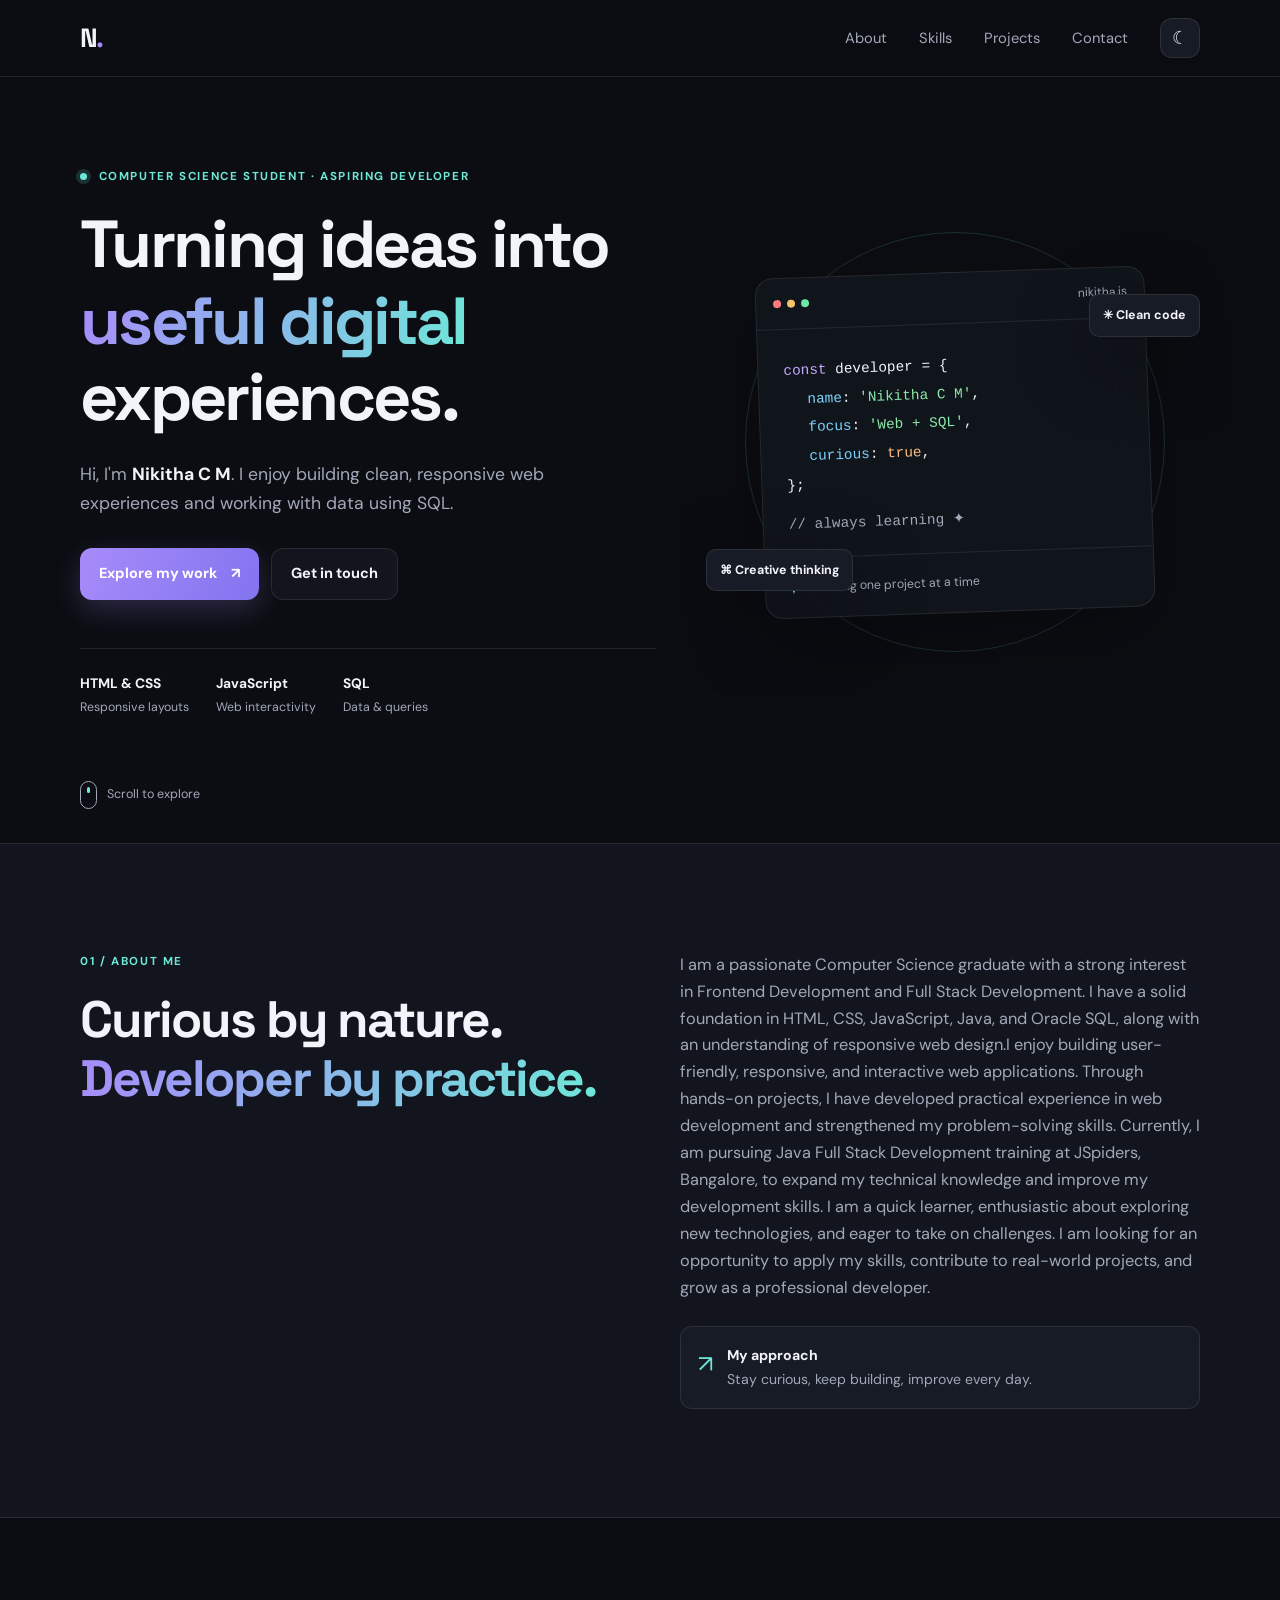
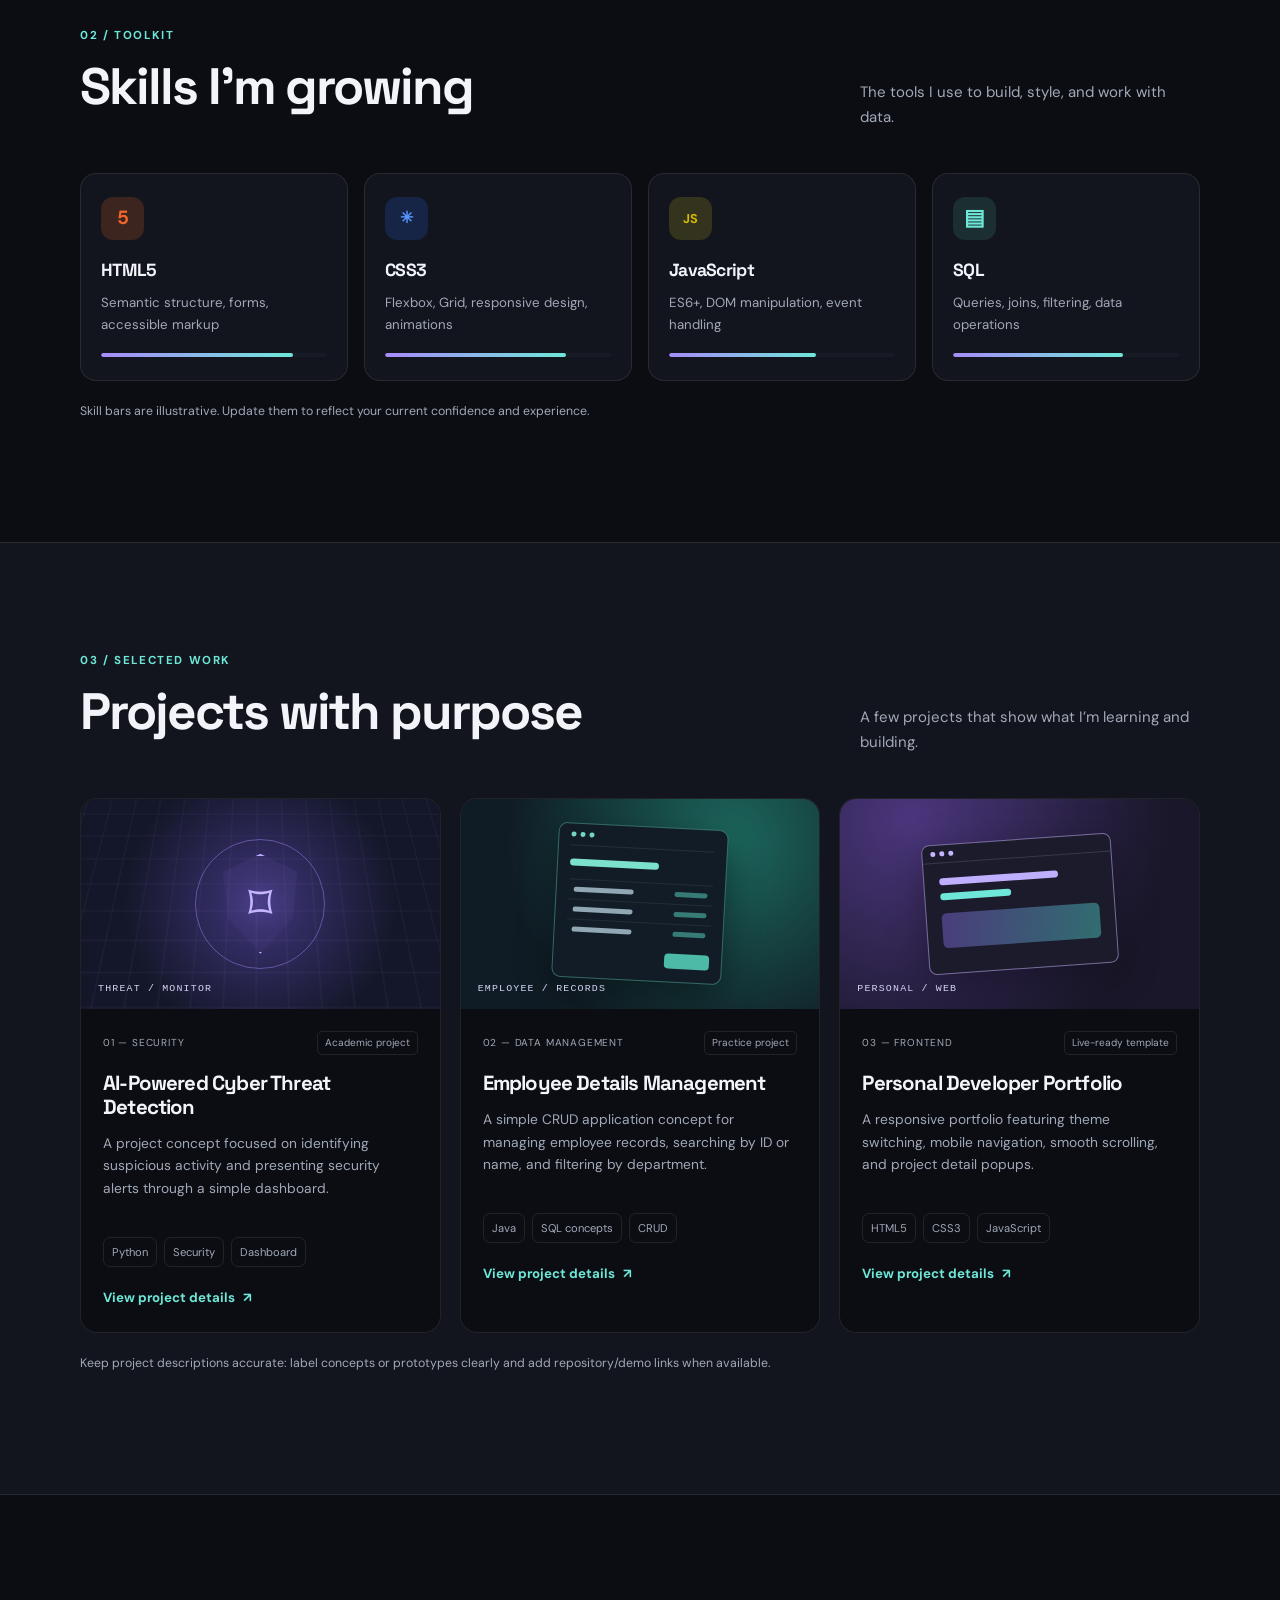
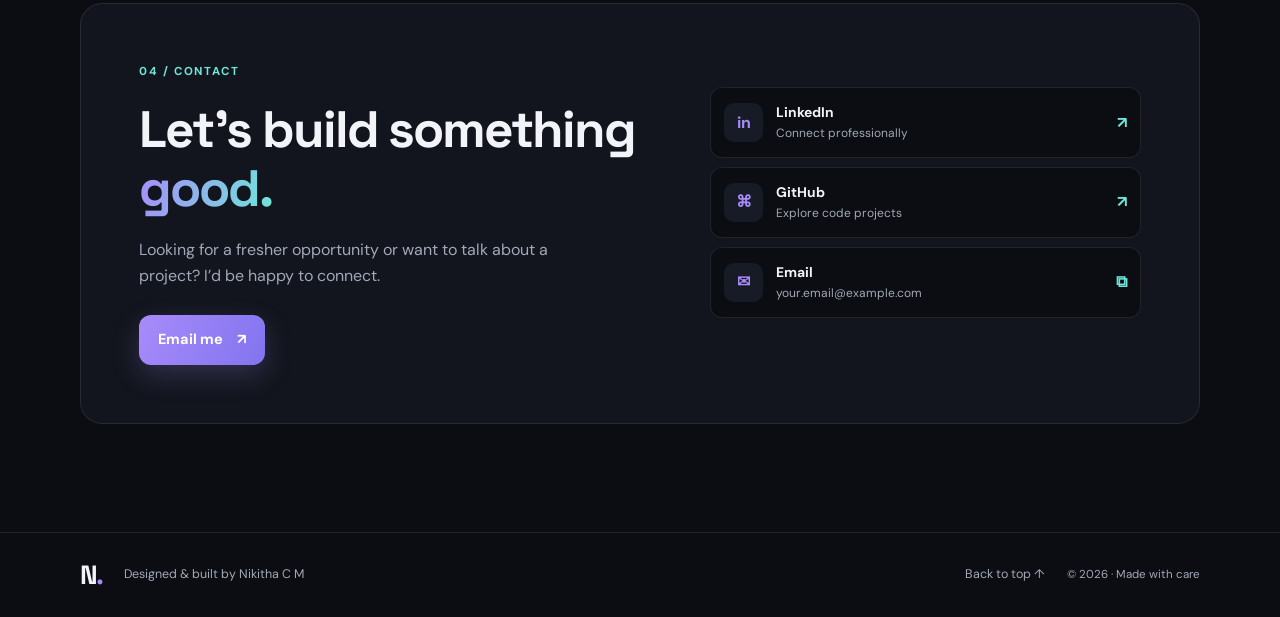
<file: developer_portfolio/index.html>
<!DOCTYPE html>
<html lang="en">
<head>
  <meta charset="UTF-8" />
  <meta name="viewport" content="width=device-width, initial-scale=1.0" />
  <meta name="description" content="Nikitha C M — Computer Science student and aspiring developer. Explore projects, skills, and contact details." />
  <title>Nikitha C M | Developer Portfolio</title>
  <link rel="preconnect" href="https://fonts.googleapis.com">
  <link rel="preconnect" href="https://fonts.gstatic.com" crossorigin>
  <link href="https://fonts.googleapis.com/css2?family=DM+Sans:wght@400;500;600;700&family=Space+Grotesk:wght@400;500;600;700&display=swap" rel="stylesheet">
  <link rel="stylesheet" href="style.css" />
  <script src="script.js" defer></script>
</head>
<body>
  <a class="skip-link" href="#main">Skip to content</a>
  <header class="site-header">
    <nav class="nav container" aria-label="Main navigation">
      <a class="logo" href="#home" aria-label="Nikitha home">N<span>.</span></a>
      <button class="menu-toggle" id="menuToggle" aria-label="Open navigation menu" aria-expanded="false" aria-controls="navLinks">
        <span></span><span></span><span></span>
      </button>
      <div class="nav-links" id="navLinks">
        <a href="#about">About</a>
        <a href="#skills">Skills</a>
        <a href="#projects">Projects</a>
        <a href="#contact">Contact</a>
        <button class="theme-toggle" id="themeToggle" aria-label="Switch color theme" title="Switch color theme">☾</button>
      </div>
    </nav>
  </header>

  <main id="main">
    <section class="hero section container" id="home">
      <div class="hero-copy">
        <p class="eyebrow"><span class="status-dot"></span> COMPUTER SCIENCE STUDENT · ASPIRING DEVELOPER</p>
        <h1>Turning ideas into <span class="gradient-text">useful digital</span> experiences.</h1>
        <p class="hero-description">Hi, I'm <strong>Nikitha C M</strong>. I enjoy building clean, responsive web experiences and working with data using SQL.</p>
        <div class="hero-actions">
          <a class="button button-primary" href="#projects">Explore my work <span aria-hidden="true">↗</span></a>
          <a class="button button-secondary" href="#contact">Get in touch</a>
        </div>
        <div class="quick-facts">
          <div><strong>HTML & CSS</strong><span>Responsive layouts</span></div>
          <div><strong>JavaScript</strong><span>Web interactivity</span></div>
          <div><strong>SQL</strong><span>Data & queries</span></div>
        </div>
      </div>
      <div class="hero-art" aria-label="Decorative code card">
        <div class="orbit orbit-one"></div><div class="orbit orbit-two"></div>
        <div class="profile-card">
          <div class="card-top"><span></span><span></span><span></span><small>nikitha.js</small></div>
          <div class="code-lines">
            <p><span class="code-purple">const</span> developer = {</p>
            <p class="indent"><span class="code-blue">name</span>: <span class="code-green">'Nikitha C M'</span>,</p>
            <p class="indent"><span class="code-blue">focus</span>: <span class="code-green">'Web + SQL'</span>,</p>
            <p class="indent"><span class="code-blue">curious</span>: <span class="code-orange">true</span>,</p>
            <p>};</p>
            <p class="code-comment">// always learning ✦</p>
          </div>
          <div class="card-footer"><span class="mini-icon">✦</span><span>Building one project at a time</span></div>
        </div>
        <div class="floating-tag tag-top">✳ Clean code</div>
        <div class="floating-tag tag-bottom">⌘ Creative thinking</div>
      </div>
      <a class="scroll-cue" href="#about"><span></span> Scroll to explore</a>
    </section>

    <section class="section section-muted" id="about">
      <div class="container about-grid">
        <div><p class="eyebrow">01 / ABOUT ME</p><h2>Curious by nature.<br><span class="gradient-text">Developer by practice.</span></h2></div>
        <div class="about-content">
          <p>I am a passionate Computer Science graduate with a strong interest in Frontend Development and Full Stack Development. I have a solid foundation in HTML, CSS, JavaScript, Java, and Oracle SQL, along with an understanding of responsive web design.I enjoy building user-friendly, responsive, and interactive web applications. Through hands-on projects, I have developed practical experience in web development and strengthened my problem-solving skills.
Currently, I am pursuing Java Full Stack Development training at JSpiders, Bangalore, to expand my technical knowledge and improve my development skills.
I am a quick learner, enthusiastic about exploring new technologies, and eager to take on challenges. I am looking for an opportunity to apply my skills, contribute to real-world projects, and grow as a professional developer.</p>
          <div class="about-note"><span class="note-icon">↗</span><span><strong>My approach</strong><br>Stay curious, keep building, improve every day.</span></div>
        </div>
      </div>
    </section>

    <section class="section container" id="skills">
      <div class="section-heading"><div><p class="eyebrow">02 / TOOLKIT</p><h2>Skills I’m growing</h2></div><p class="section-intro">The tools I use to build, style, and work with data.</p></div>
      <div class="skills-grid">
        <article class="skill-card"><div class="skill-icon icon-html">5</div><h3>HTML5</h3><p>Semantic structure, forms, accessible markup</p><span class="skill-level"><i style="width:85%"></i></span></article>
        <article class="skill-card"><div class="skill-icon icon-css">✳</div><h3>CSS3</h3><p>Flexbox, Grid, responsive design, animations</p><span class="skill-level"><i style="width:80%"></i></span></article>
        <article class="skill-card"><div class="skill-icon icon-js">JS</div><h3>JavaScript</h3><p>ES6+, DOM manipulation, event handling</p><span class="skill-level"><i style="width:65%"></i></span></article>
        <article class="skill-card"><div class="skill-icon icon-sql">▤</div><h3>SQL</h3><p>Queries, joins, filtering, data operations</p><span class="skill-level"><i style="width:75%"></i></span></article>
      </div>
      <p class="small-note">Skill bars are illustrative. Update them to reflect your current confidence and experience.</p>
    </section>

    <section class="section section-muted" id="projects">
      <div class="container">
        <div class="section-heading"><div><p class="eyebrow">03 / SELECTED WORK</p><h2>Projects with purpose</h2></div><p class="section-intro">A few projects that show what I’m learning and building.</p></div>
        <div class="projects-grid">
          <article class="project-card">
            <div class="project-visual cyber-visual"><div class="visual-grid"></div><div class="shield">⌑</div><span class="visual-label">THREAT / MONITOR</span><div class="visual-pulse"></div></div>
            <div class="project-body"><div class="project-meta"><span>01 — SECURITY</span><span class="project-status">Academic project</span></div><h3>AI-Powered Cyber Threat Detection</h3><p>A project concept focused on identifying suspicious activity and presenting security alerts through a simple dashboard.</p><div class="tag-list"><span>Python</span><span>Security</span><span>Dashboard</span></div><button class="text-link project-details" data-project="cyber">View project details <span>↗</span></button></div>
          </article>
          <article class="project-card">
            <div class="project-visual employee-visual"><div class="window-ui"><div class="window-bar"><i></i><i></i><i></i></div><div class="ui-title"></div><div class="ui-row"><b></b><i></i></div><div class="ui-row"><b></b><i></i></div><div class="ui-row"><b></b><i></i></div><div class="ui-button"></div></div><span class="visual-label">EMPLOYEE / RECORDS</span></div>
            <div class="project-body"><div class="project-meta"><span>02 — DATA MANAGEMENT</span><span class="project-status">Practice project</span></div><h3>Employee Details Management</h3><p>A simple CRUD application concept for managing employee records, searching by ID or name, and filtering by department.</p><div class="tag-list"><span>Java</span><span>SQL concepts</span><span>CRUD</span></div><button class="text-link project-details" data-project="employee">View project details <span>↗</span></button></div>
          </article>
          <article class="project-card">
            <div class="project-visual portfolio-visual"><div class="browser-mock"><div class="browser-head"><span></span><span></span><span></span></div><div class="browser-content"><div class="browser-line"></div><div class="browser-line short"></div><div class="browser-block"></div></div></div><span class="visual-label">PERSONAL / WEB</span></div>
            <div class="project-body"><div class="project-meta"><span>03 — FRONTEND</span><span class="project-status">Live-ready template</span></div><h3>Personal Developer Portfolio</h3><p>A responsive portfolio featuring theme switching, mobile navigation, smooth scrolling, and project detail popups.</p><div class="tag-list"><span>HTML5</span><span>CSS3</span><span>JavaScript</span></div><button class="text-link project-details" data-project="portfolio">View project details <span>↗</span></button></div>
          </article>
        </div>
        <p class="small-note">Keep project descriptions accurate: label concepts or prototypes clearly and add repository/demo links when available.</p>
      </div>
    </section>

    <section class="section container" id="contact">
      <div class="contact-panel">
        <div class="contact-copy"><p class="eyebrow">04 / CONTACT</p><h2>Let’s build something <span class="gradient-text">good.</span></h2><p>Looking for a fresher opportunity or want to talk about a project? I’d be happy to connect.</p><a class="button button-primary" href="mailto:your.email@example.com?subject=Portfolio%20contact">Email me <span>↗</span></a></div>
        <div class="contact-links">
          <a href="https://www.linkedin.com/in/nikitha-c-m-8b4b46316" target="_blank" rel="noopener noreferrer"><span class="social-icon">in</span><span><strong>LinkedIn</strong><small>Connect professionally</small></span><b>↗</b></a>
          <a href="https://github.com/" target="_blank" rel="noopener noreferrer"><span class="social-icon">⌘</span><span><strong>GitHub</strong><small>Explore code projects</small></span><b>↗</b></a>
          <button id="copyEmail" class="contact-copy-link"><span class="social-icon">✉</span><span><strong>Email</strong><small id="emailLabel">your.email@example.com</small></span><b>⧉</b></button>
          <p id="copyStatus" class="copy-status" aria-live="polite"></p>
        </div>
      </div>
    </section>
  </main>

  <footer class="footer"><div class="container footer-inner"><a class="logo" href="#home">N<span>.</span></a><p>Designed & built by Nikitha C M</p><a href="#home" class="back-top">Back to top ↑</a><small>© <span id="year"></span> · Made with care</small></div></footer>

  <dialog class="project-modal" id="projectModal" aria-labelledby="modalTitle">
    <div class="modal-content"><button class="modal-close" id="modalClose" aria-label="Close project details">×</button><p class="eyebrow" id="modalEyebrow">PROJECT DETAILS</p><h2 id="modalTitle">Project title</h2><p id="modalDescription"></p><h3>Highlights</h3><ul id="modalHighlights"></ul><div class="tag-list" id="modalTags"></div><p class="modal-disclaimer">Update this section with the features you have actually implemented.</p></div>
  </dialog>
  <script>
    // Keep this inline-free in production; this empty script is intentionally omitted.
  </script>
</body>
</html>
</file>
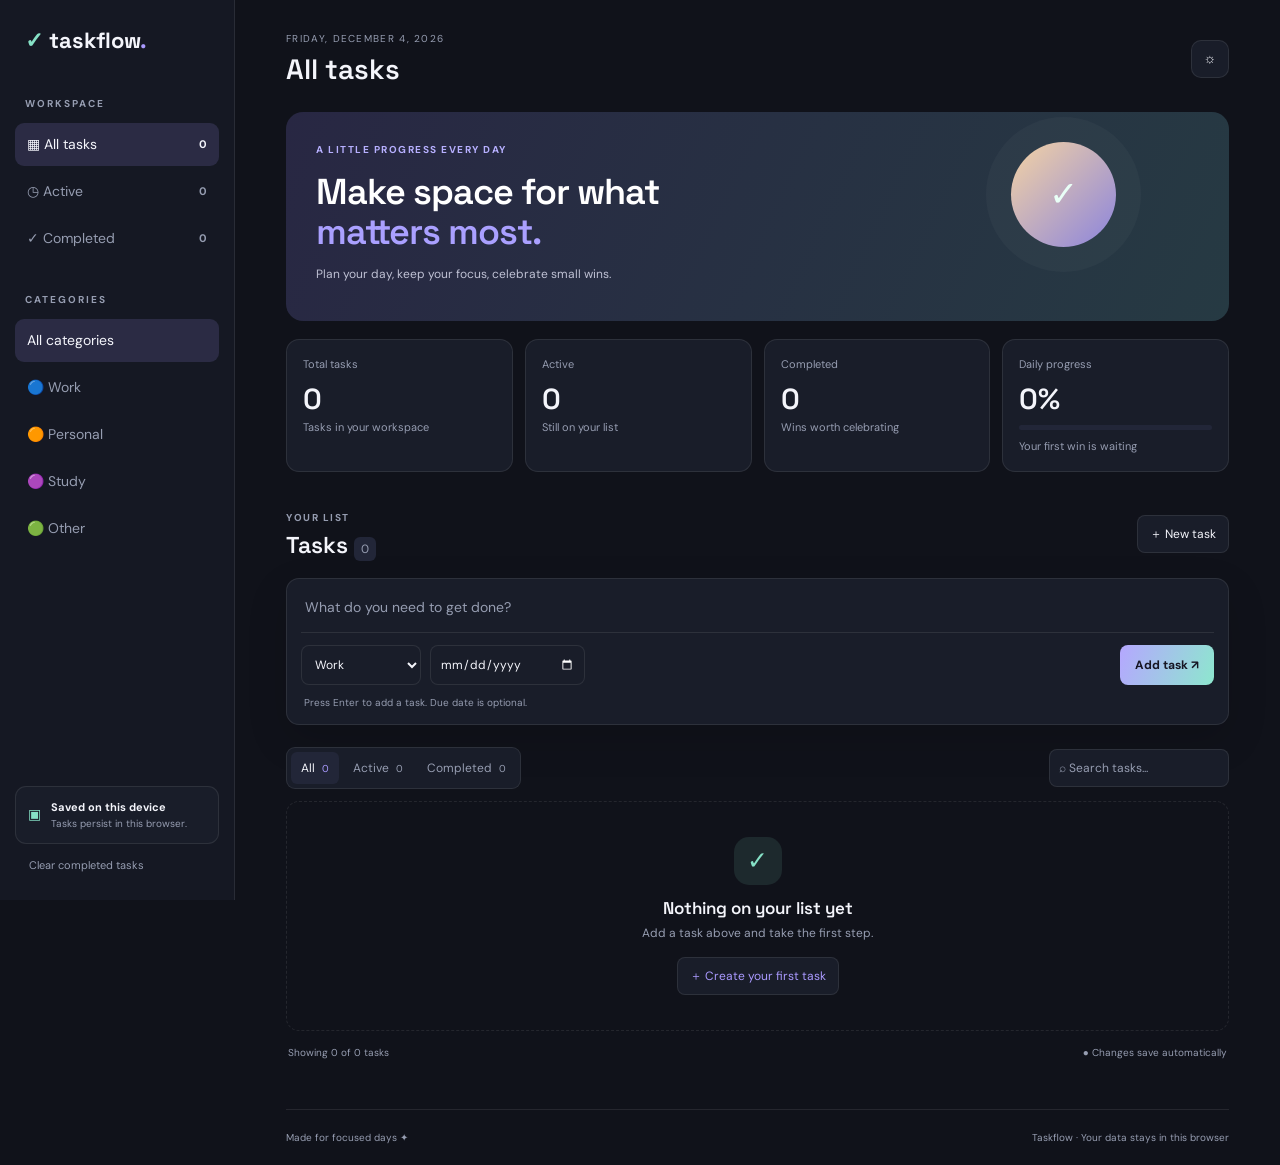
<file: dynamic_task_manager/index.html>
<!doctype html>
<html lang="en">
<head>
<meta charset="utf-8"><meta name="viewport" content="width=device-width,initial-scale=1">
<title>Taskflow | Productivity Tracker</title><link rel="stylesheet" href="style.css"><script src="script.js" defer></script>
</head>
<body>
<div class="layout">
<aside class="sidebar"><a class="brand" href="#">✓ taskflow<span>.</span></a><p class="label">WORKSPACE</p>
<button class="side active" data-filter="all">▦ All tasks <b id="allCount">0</b></button>
<button class="side" data-filter="active">◷ Active <b id="activeCount">0</b></button>
<button class="side" data-filter="completed">✓ Completed <b id="completedCount">0</b></button>
<p class="label">CATEGORIES</p>
<button class="side cat active" data-category="all">All categories</button><button class="side cat" data-category="Work">🔵 Work</button><button class="side cat" data-category="Personal">🟠 Personal</button><button class="side cat" data-category="Study">🟣 Study</button><button class="side cat" data-category="Other">🟢 Other</button>
<div class="saved">▣ <div><b>Saved on this device</b><small>Tasks persist in this browser.</small></div></div><button class="clear" id="clearCompleted">Clear completed tasks</button></aside>
<main>
<header><div><small id="today"></small><h1 id="pageTitle">All tasks</h1></div><button class="theme" id="theme">☼</button></header>
<section class="welcome"><small>A LITTLE PROGRESS EVERY DAY</small><h2>Make space for what<br><em>matters most.</em></h2><p>Plan your day, keep your focus, celebrate small wins.</p><div class="sun">✓</div></section>
<section class="stats">
<article><small>Total tasks</small><strong id="total">0</strong><span>Tasks in your workspace</span></article><article><small>Active</small><strong id="active">0</strong><span>Still on your list</span></article><article><small>Completed</small><strong id="completed">0</strong><span>Wins worth celebrating</span></article><article><small>Daily progress</small><strong id="percent">0%</strong><div class="track"><i id="bar"></i></div><span id="progressText">Your first win is waiting</span></article>
</section>
<section class="tasks">
<div class="heading"><div><small>YOUR LIST</small><h2>Tasks <span id="shown">0</span></h2></div><button id="focusAdd" class="new">＋ New task</button></div>
<form id="taskForm"><input id="title" maxlength="140" placeholder="What do you need to get done?" required aria-label="Task title"><div class="form-row"><select id="category" aria-label="Category"><option>Work</option><option>Personal</option><option>Study</option><option>Other</option></select><input id="dueDate" type="date" aria-label="Due date optional"><button class="add" type="submit">Add task ↗</button></div><small class="hint" id="hint">Press Enter to add a task. Due date is optional.</small></form>
<div class="toolbar"><div class="pills"><button class="pill active" data-filter="all">All <span id="pillAll">0</span></button><button class="pill" data-filter="active">Active <span id="pillActive">0</span></button><button class="pill" data-filter="completed">Completed <span id="pillCompleted">0</span></button></div><input type="search" id="search" placeholder="⌕ Search tasks..." aria-label="Search tasks"></div>
<div id="list" class="list" aria-live="polite"></div><div id="empty" class="empty"><div>✓</div><h3>Nothing on your list yet</h3><p>Add a task above and take the first step.</p><button id="emptyAdd">＋ Create your first task</button></div>
<footer><span id="footerCount">Showing 0 tasks</span><span>● Changes save automatically</span></footer></section>
<div class="bottom">Made for focused days ✦ <span>Taskflow · Your data stays in this browser</span></div>
</main></div>
<dialog id="editDialog"><form id="editForm"><div class="dialog-head"><h2>Edit task</h2><button type="button" id="closeEdit">×</button></div><label for="editTitle">Task name</label><input id="editTitle" maxlength="140" required><div class="edit-row"><div><label for="editCategory">Category</label><select id="editCategory"><option>Work</option><option>Personal</option><option>Study</option><option>Other</option></select></div><div><label for="editDue">Due date</label><input type="date" id="editDue"></div></div><div class="dialog-actions"><button type="button" id="cancelEdit">Cancel</button><button class="add" type="submit">Save changes ↗</button></div></form></dialog><div id="toast" role="status"></div>
</body></html>
</file>
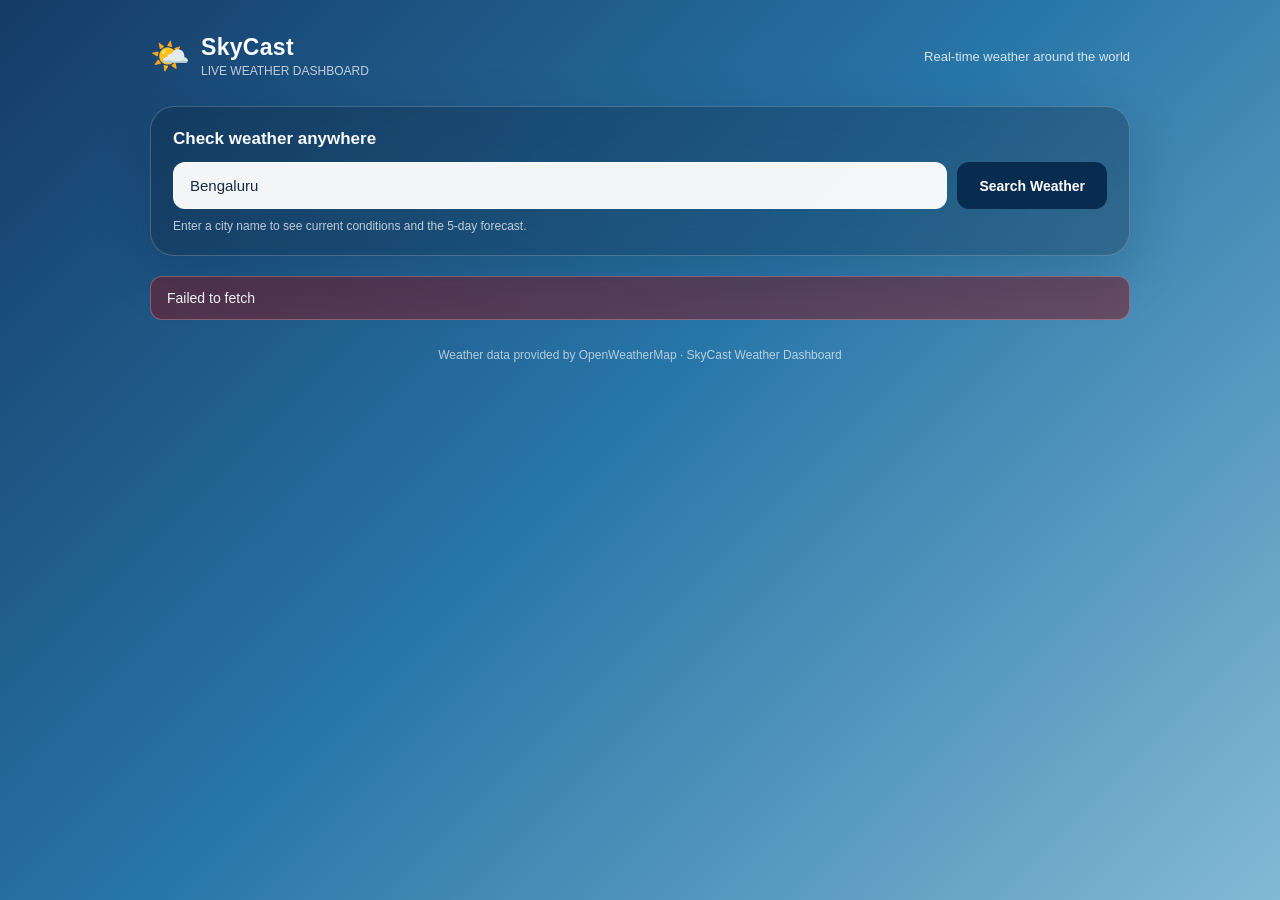
<file: skycast-weather-dashboard/index.html>
<!DOCTYPE html>
<html lang="en">
<head>
  <meta charset="UTF-8" />
  <meta name="viewport" content="width=device-width, initial-scale=1.0" />
  <title>SkyCast | Live Weather Dashboard</title>
  <style>
    * { box-sizing: border-box; margin: 0; padding: 0; }
    :root {
      font-family: Inter, "Segoe UI", Arial, sans-serif;
      color: #f8fbff;
      background: #10213a;
    }
    body {
      min-height: 100vh;
      padding: 34px 18px;
      background: linear-gradient(135deg, #153b66 0%, #2876a8 48%, #83b9d4 100%);
      background-attachment: fixed;
      transition: background 0.7s ease;
    }
    body.sunny { background: linear-gradient(135deg, #f6a43a, #ed7651 52%, #7b6fc4); }
    body.rainy { background: linear-gradient(135deg, #152d4c, #345b78 55%, #668ba0); }
    body.cloudy { background: linear-gradient(135deg, #41566e, #71899c 55%, #a5b7c2); }
    body.night { background: linear-gradient(135deg, #080f2b, #1b2e59 55%, #46557d); }

    .container { width: min(100%, 980px); margin: 0 auto; }
    header { display: flex; justify-content: space-between; align-items: center; gap: 16px; margin-bottom: 28px; }
    .brand { display: flex; align-items: center; gap: 11px; }
    .brand-icon { font-size: 32px; }
    .brand h1 { font-size: 23px; letter-spacing: .3px; }
    .brand p { color: rgba(255,255,255,.72); font-size: 12px; margin-top: 3px; }
    .local-label { color: rgba(255,255,255,.8); font-size: 13px; }

    .panel {
      background: rgba(8, 24, 46, .28);
      border: 1px solid rgba(255,255,255,.2);
      border-radius: 24px;
      box-shadow: 0 18px 55px rgba(5, 18, 38, .18);
      backdrop-filter: blur(16px);
    }
    .search-panel { padding: 22px; margin-bottom: 20px; }
    .search-panel h2 { font-size: 17px; margin-bottom: 13px; }
    .search-row { display: flex; gap: 10px; }
    input {
      flex: 1; min-width: 0; border: 1px solid rgba(255,255,255,.3);
      border-radius: 12px; padding: 14px 16px; outline: none;
      background: rgba(255,255,255,.95); color: #172b45; font-size: 15px;
    }
    input:focus { box-shadow: 0 0 0 3px rgba(255,255,255,.2); }
    button {
      border: 0; border-radius: 12px; padding: 0 22px; cursor: pointer;
      background: #082b50; color: white; font-weight: 700; font-size: 14px;
      transition: transform .2s, background .2s;
    }
    button:hover { background: #061f3b; transform: translateY(-1px); }
    button:disabled { opacity: .65; cursor: wait; transform: none; }
    .hint { color: rgba(255,255,255,.72); font-size: 12px; margin-top: 10px; }

    .message { display: none; padding: 13px 16px; margin-bottom: 18px; border-radius: 12px; font-size: 14px; }
    .message.error { display: block; background: rgba(125, 24, 34, .55); border: 1px solid rgba(255,180,180,.35); }
    .message.info { display: block; background: rgba(10, 43, 75, .5); border: 1px solid rgba(255,255,255,.2); }
    .loading { display: none; text-align: center; padding: 24px; color: white; }
    .spinner { width: 34px; height: 34px; border: 4px solid rgba(255,255,255,.3); border-top-color: white; border-radius: 50%; animation: spin .8s linear infinite; margin: 0 auto 10px; }
    @keyframes spin { to { transform: rotate(360deg); } }

    .weather-content { display: none; }
    .current { padding: 28px; display: grid; grid-template-columns: 1.2fr .8fr; gap: 20px; align-items: center; }
    .location { color: rgba(255,255,255,.82); font-size: 15px; }
    .location strong { color: white; font-size: 25px; display: block; margin-bottom: 5px; }
    .date { color: rgba(255,255,255,.72); font-size: 13px; margin-top: 5px; }
    .temperature { font-size: clamp(62px, 10vw, 90px); line-height: 1; font-weight: 300; letter-spacing: -5px; margin: 22px 0 10px; }
    .condition { font-size: 18px; text-transform: capitalize; }
    .weather-art { text-align: center; }
    .weather-art .icon { font-size: clamp(85px, 15vw, 135px); filter: drop-shadow(0 12px 15px rgba(0,0,0,.16)); }
    .weather-art p { color: rgba(255,255,255,.8); font-size: 13px; margin-top: 8px; }

    .section-title { font-size: 18px; margin: 22px 0 14px; }
    .metrics { display: grid; grid-template-columns: repeat(4, 1fr); gap: 12px; margin-top: 18px; }
    .metric { padding: 18px; min-height: 112px; }
    .metric .metric-icon { font-size: 21px; margin-bottom: 12px; }
    .metric .metric-name { color: rgba(255,255,255,.7); font-size: 12px; }
    .metric .metric-value { font-size: 20px; font-weight: 700; margin-top: 5px; }

    .forecast-section { margin-top: 24px; }
    .forecast-grid { display: grid; grid-template-columns: repeat(5, 1fr); gap: 12px; }
    .forecast-card { padding: 17px 10px; text-align: center; }
    .forecast-day { font-size: 13px; color: rgba(255,255,255,.82); }
    .forecast-icon { font-size: 31px; margin: 13px 0; }
    .forecast-condition { min-height: 30px; font-size: 11px; color: rgba(255,255,255,.72); text-transform: capitalize; }
    .forecast-temps { font-size: 14px; font-weight: 700; margin-top: 9px; }
    .forecast-temps span { color: rgba(255,255,255,.62); font-weight: 400; margin-left: 5px; }
    footer { text-align: center; color: rgba(255,255,255,.65); font-size: 12px; margin: 28px 0 5px; }

    @media (max-width: 650px) {
      body { padding: 22px 13px; }
      header { align-items: flex-start; }
      .local-label { display: none; }
      .search-panel { padding: 17px; }
      .search-row { flex-direction: column; }
      button { min-height: 47px; }
      .current { grid-template-columns: 1fr; padding: 23px; text-align: center; }
      .weather-art { grid-row: 1; }
      .weather-art .icon { font-size: 88px; }
      .temperature { margin-top: 15px; }
      .metrics { grid-template-columns: repeat(2, 1fr); gap: 10px; }
      .metric { min-height: 100px; padding: 14px; }
      .forecast-grid { grid-template-columns: repeat(2, 1fr); }
      .forecast-card:last-child { grid-column: span 2; }
    }
  </style>
</head>
<body>
  <main class="container">
    <header>
      <div class="brand">
        <div class="brand-icon">🌤️</div>
        <div><h1>SkyCast</h1><p>LIVE WEATHER DASHBOARD</p></div>
      </div>
      <div class="local-label">Real-time weather around the world</div>
    </header>

    <section class="panel search-panel">
      <h2>Check weather anywhere</h2>
      <form class="search-row" id="searchForm">
        <input id="cityInput" type="text" placeholder="Enter a city (e.g. Bengaluru, London)" aria-label="City name" required />
        <button id="searchButton" type="submit">Search Weather</button>
      </form>
      <p class="hint">Enter a city name to see current conditions and the 5-day forecast.</p>
    </section>

    <div id="message" class="message" role="alert"></div>
    <div id="loading" class="loading" aria-live="polite">
      <div class="spinner"></div>
      <p>Fetching live weather data...</p>
    </div>

    <section id="weatherContent" class="weather-content">
      <section class="panel current">
        <div>
          <div class="location"><strong id="cityName">--</strong><span id="countryName"></span></div>
          <div class="date" id="currentDate"></div>
          <div class="temperature"><span id="temperature">--</span><span style="font-size:.42em;vertical-align:top;letter-spacing:0">°C</span></div>
          <div class="condition" id="condition">--</div>
        </div>
        <div class="weather-art">
          <div class="icon" id="weatherIcon">🌤️</div>
          <p id="feelsLike">Feels like --°C</p>
        </div>
      </section>

      <section class="metrics">
        <article class="panel metric"><div class="metric-icon">💧</div><div class="metric-name">Humidity</div><div class="metric-value" id="humidity">--%</div></article>
        <article class="panel metric"><div class="metric-icon">💨</div><div class="metric-name">Wind speed</div><div class="metric-value" id="wind">-- m/s</div></article>
        <article class="panel metric"><div class="metric-icon">🌡️</div><div class="metric-name">Pressure</div><div class="metric-value" id="pressure">-- hPa</div></article>
        <article class="panel metric"><div class="metric-icon">☁️</div><div class="metric-name">Cloudiness</div><div class="metric-value" id="clouds">--%</div></article>
      </section>

      <section class="forecast-section">
        <h2 class="section-title">5-Day Forecast</h2>
        <div class="forecast-grid" id="forecastGrid"></div>
      </section>
    </section>

    <footer>Weather data provided by OpenWeatherMap · SkyCast Weather Dashboard</footer>
  </main>

  <script>
    // 1. Replace this value with your OpenWeatherMap API key.
    const API_KEY = "b4b938e050ce43857381bccbd0f14919";

    const form = document.getElementById("searchForm");
    const cityInput = document.getElementById("cityInput");
    const searchButton = document.getElementById("searchButton");
    const loading = document.getElementById("loading");
    const message = document.getElementById("message");
    const weatherContent = document.getElementById("weatherContent");

    function showMessage(text, type = "error") {
      message.textContent = text;
      message.className = `message ${type}`;
    }

    function clearMessage() {
      message.textContent = "";
      message.className = "message";
    }

    function setLoading(isLoading) {
      loading.style.display = isLoading ? "block" : "none";
      searchButton.disabled = isLoading;
      searchButton.textContent = isLoading ? "Searching..." : "Search Weather";
    }

    function weatherEmoji(main, iconCode) {
      if (iconCode && iconCode.endsWith("n")) return "🌙";
      const type = (main || "").toLowerCase();
      if (type.includes("thunder")) return "⛈️";
      if (type.includes("drizzle") || type.includes("rain")) return "🌧️";
      if (type.includes("snow")) return "❄️";
      if (type.includes("mist") || type.includes("fog") || type.includes("haze") || type.includes("smoke")) return "🌫️";
      if (type.includes("cloud")) return "☁️";
      if (type.includes("clear")) return "☀️";
      return "🌤️";
    }

    function setBackground(main, iconCode) {
      document.body.classList.remove("sunny", "rainy", "cloudy", "night");
      if (iconCode && iconCode.endsWith("n")) {
        document.body.classList.add("night");
        return;
      }
      const type = (main || "").toLowerCase();
      if (type.includes("rain") || type.includes("drizzle") || type.includes("thunder")) {
        document.body.classList.add("rainy");
      } else if (type.includes("cloud") || type.includes("mist") || type.includes("fog") || type.includes("haze")) {
        document.body.classList.add("cloudy");
      } else if (type.includes("clear")) {
        document.body.classList.add("sunny");
      }
    }

    function formatDay(dateString) {
      return new Date(dateString).toLocaleDateString(undefined, { weekday: "short" });
    }

    function renderForecast(forecastList) {
      // OpenWeatherMap returns readings every 3 hours. Group them by local date.
      const days = {};
      forecastList.forEach(item => {
        const date = item.dt_txt.split(" ")[0];
        if (!days[date]) days[date] = [];
        days[date].push(item);
      });

      const dates = Object.keys(days).sort().slice(0, 5);
      const grid = document.getElementById("forecastGrid");
      grid.innerHTML = "";

      dates.forEach(date => {
        const entries = days[date];
        const midday = entries.find(entry => entry.dt_txt.includes("12:00:00")) || entries[Math.floor(entries.length / 2)];
        const temps = entries.map(entry => entry.main.temp);
        const max = Math.round(Math.max(...temps));
        const min = Math.round(Math.min(...temps));
        const icon = weatherEmoji(midday.weather[0].main, midday.weather[0].icon);

        const card = document.createElement("article");
        card.className = "panel forecast-card";
        card.innerHTML = `
          <div class="forecast-day">${formatDay(date)}</div>
          <div class="forecast-icon">${icon}</div>
          <div class="forecast-condition">${midday.weather[0].description}</div>
          <div class="forecast-temps">${max}° <span>${min}°</span></div>
        `;
        grid.appendChild(card);
      });
    }

    async function getWeather(city) {
      if (!API_KEY || API_KEY === "YOUR_OPENWEATHERMAP_API_KEY") {
        showMessage("Please add your OpenWeatherMap API key in the API_KEY variable inside index.html.");
        return;
      }

      clearMessage();
      weatherContent.style.display = "none";
      setLoading(true);

      try {
        const encodedCity = encodeURIComponent(city.trim());
        const currentUrl = `https://api.openweathermap.org/data/2.5/weather?q=${encodedCity}&appid=${API_KEY}&units=metric`;
        const forecastUrl = `https://api.openweathermap.org/data/2.5/forecast?q=${encodedCity}&appid=${API_KEY}&units=metric`;

        const [currentResponse, forecastResponse] = await Promise.all([
          fetch(currentUrl),
          fetch(forecastUrl)
        ]);

        const currentData = await currentResponse.json();
        if (!currentResponse.ok) {
          if (currentResponse.status === 404) throw new Error("City not found. Please check the spelling and try again.");
          if (currentResponse.status === 401) throw new Error("Invalid API key. Check your OpenWeatherMap API key.");
          throw new Error(currentData.message || "Unable to retrieve weather data.");
        }

        const forecastData = await forecastResponse.json();
        if (!forecastResponse.ok) {
          if (forecastResponse.status === 401) throw new Error("Invalid API key. Check your OpenWeatherMap API key.");
          throw new Error(forecastData.message || "Unable to retrieve the 5-day forecast.");
        }

        displayCurrentWeather(currentData);
        renderForecast(forecastData.list);
        weatherContent.style.display = "block";
      } catch (error) {
        showMessage(error.message || "Network error. Please check your internet connection and try again.");
      } finally {
        setLoading(false);
      }
    }

    function displayCurrentWeather(data) {
      const weather = data.weather[0];
      document.getElementById("cityName").textContent = data.name;
      document.getElementById("countryName").textContent = ` ${data.sys.country}`;
      document.getElementById("currentDate").textContent =
        new Date().toLocaleString(undefined, { weekday: "long", day: "numeric", month: "long", year: "numeric" });
      document.getElementById("temperature").textContent = Math.round(data.main.temp);
      document.getElementById("condition").textContent = weather.description;
      document.getElementById("weatherIcon").textContent = weatherEmoji(weather.main, weather.icon);
      document.getElementById("feelsLike").textContent = `Feels like ${Math.round(data.main.feels_like)}°C`;
      document.getElementById("humidity").textContent = `${data.main.humidity}%`;
      document.getElementById("wind").textContent = `${data.wind.speed} m/s`;
      document.getElementById("pressure").textContent = `${data.main.pressure} hPa`;
      document.getElementById("clouds").textContent = `${data.clouds.all}%`;
      setBackground(weather.main, weather.icon);
    }

    form.addEventListener("submit", event => {
      event.preventDefault();
      const city = cityInput.value.trim();
      if (!city) {
        showMessage("Please enter a city name.");
        return;
      }
      getWeather(city);
    });

    // Load a sample city on startup after the API key has been configured.
    // Change Bengaluru to any city you prefer.
    if (API_KEY !== "YOUR_OPENWEATHERMAP_API_KEY") {
      cityInput.value = "Bengaluru";
      getWeather("Bengaluru");
    } else {
      showMessage("Setup required: add your free OpenWeatherMap API key in the API_KEY variable to enable live weather.", "info");
    }
  </script>
</body>
</html>
</file>
<file: developer_portfolio/style.css>
/* Nikitha's portfolio — responsive, theme-aware styles */
:root {
  color-scheme: dark;
  --bg: #0b0d12;
  --surface: #12151d;
  --surface-2: #171b25;
  --text: #f2f4fa;
  --muted: #a1a8b8;
  --line: rgba(255,255,255,.09);
  --accent: #a78bfa;
  --accent-2: #6ee7d8;
  --shadow: 0 24px 80px rgba(0,0,0,.28);
}
:root.light {
  color-scheme: light;
  --bg: #f8f9fc;
  --surface: #ffffff;
  --surface-2: #f0f2f8;
  --text: #171925;
  --muted: #606779;
  --line: rgba(28,31,48,.12);
  --accent: #7653d6;
  --accent-2: #138f83;
  --shadow: 0 24px 70px rgba(31,35,61,.10);
}
* { box-sizing: border-box; }
html { scroll-behavior: smooth; scroll-padding-top: 86px; }
body { margin: 0; background: var(--bg); color: var(--text); font-family: "DM Sans", sans-serif; line-height: 1.65; transition: background .25s, color .25s; }
a { color: inherit; text-decoration: none; }
button { font: inherit; }
.container { width: min(1120px, calc(100% - 44px)); margin-inline: auto; }
.section { padding-block: 108px; }
.section-muted { background: var(--surface); border-block: 1px solid var(--line); }
.skip-link { position: absolute; top: -60px; left: 1rem; z-index: 100; padding: .7rem 1rem; background: var(--accent); color: white; border-radius: 8px; }
.skip-link:focus { top: 1rem; }
.site-header { position: sticky; top: 0; z-index: 50; background: color-mix(in srgb, var(--bg) 82%, transparent); backdrop-filter: blur(18px); border-bottom: 1px solid var(--line); }
.nav { min-height: 76px; display: flex; align-items: center; justify-content: space-between; }
.logo { font: 700 1.65rem "Space Grotesk", sans-serif; letter-spacing: -2px; }
.logo span { color: var(--accent); }
.nav-links { display: flex; align-items: center; gap: 32px; }
.nav-links > a { color: var(--muted); font-size: .92rem; transition: color .2s; }
.nav-links > a:hover { color: var(--text); }
.theme-toggle, .menu-toggle { border: 1px solid var(--line); background: var(--surface-2); color: var(--text); cursor: pointer; border-radius: 12px; }
.theme-toggle { width: 40px; height: 40px; font-size: 1.15rem; }
.menu-toggle { display: none; width: 42px; height: 42px; padding: 10px; }
.menu-toggle span { display: block; height: 2px; margin: 4px 0; background: var(--text); border-radius: 2px; }
.hero { min-height: 670px; display: grid; grid-template-columns: 1.08fr .92fr; align-items: center; gap: 54px; position: relative; padding-top: 90px; padding-bottom: 125px; }
.eyebrow { color: var(--accent-2); letter-spacing: .14em; font-size: .72rem; font-weight: 700; margin: 0 0 20px; }
.status-dot { display: inline-block; width: 7px; height: 7px; margin-right: 7px; border-radius: 50%; background: var(--accent-2); box-shadow: 0 0 0 4px color-mix(in srgb, var(--accent-2) 16%, transparent); }
h1, h2, h3, p { margin-top: 0; }
h1, h2, h3 { font-family: "Space Grotesk", sans-serif; line-height: 1.15; letter-spacing: -.04em; }
h1 { max-width: 680px; font-size: clamp(2.8rem, 5.2vw, 4.8rem); margin-bottom: 24px; }
h2 { font-size: clamp(2.1rem, 4vw, 3.3rem); margin-bottom: 18px; }
h3 { font-size: 1.28rem; margin-bottom: 12px; }
.gradient-text { background: linear-gradient(105deg, var(--accent), var(--accent-2)); color: transparent; background-clip: text; -webkit-background-clip: text; }
.hero-description { color: var(--muted); font-size: 1.1rem; max-width: 530px; }
.hero-description strong { color: var(--text); }
.hero-actions { display: flex; flex-wrap: wrap; gap: 12px; margin-top: 30px; }
.button { display: inline-flex; align-items: center; justify-content: center; gap: 14px; padding: 13px 19px; border-radius: 12px; font-weight: 700; font-size: .91rem; transition: transform .2s, box-shadow .2s; }
.button:hover { transform: translateY(-2px); }
.button-primary { background: linear-gradient(115deg, var(--accent), #8274ef); color: #fff; box-shadow: 0 10px 28px color-mix(in srgb, var(--accent) 22%, transparent); }
.button-secondary { border: 1px solid var(--line); background: var(--surface); }
.quick-facts { display: flex; flex-wrap: wrap; gap: 27px; margin-top: 48px; padding-top: 23px; border-top: 1px solid var(--line); }
.quick-facts div { display: grid; gap: 3px; }
.quick-facts strong { font-size: .86rem; }
.quick-facts span { color: var(--muted); font-size: .77rem; }
.hero-art { min-height: 390px; display: grid; place-items: center; position: relative; }
.orbit { position: absolute; width: 340px; height: 340px; border: 1px solid color-mix(in srgb, var(--accent) 24%, transparent); border-radius: 50%; }
.orbit-two { width: 420px; height: 420px; border-color: color-mix(in srgb, var(--accent-2) 16%, transparent); }
.profile-card { width: min(100%, 390px); z-index: 1; border: 1px solid var(--line); border-radius: 18px; overflow: hidden; background: color-mix(in srgb, var(--surface) 92%, transparent); box-shadow: var(--shadow); transform: rotate(-2deg); }
.card-top { display: flex; gap: 6px; align-items: center; padding: 15px 17px; border-bottom: 1px solid var(--line); color: var(--muted); }
.card-top > span { width: 8px; height: 8px; border-radius: 50%; background: #ff7c7c; }
.card-top > span:nth-child(2) { background: #f5c36b; }.card-top > span:nth-child(3) { background: #6ee7a8; }
.card-top small { margin-left: auto; font-size: .75rem; }
.code-lines { padding: 27px 25px 18px; font: .9rem/2 "SFMono-Regular", Consolas, monospace; }
.code-lines p { margin: 0; }.indent { padding-left: 23px; }.code-purple { color: #c4a7ff; }.code-blue { color: #7dd3fc; }.code-green { color: #8be9a8; }.code-orange { color: #ffbd7a; }.code-comment { color: var(--muted); margin-top: 10px !important; }
.card-footer { display: flex; align-items: center; gap: 10px; padding: 14px 20px; border-top: 1px solid var(--line); color: var(--muted); font-size: .77rem; }.mini-icon { color: var(--accent-2); font-size: 1.2rem; }
.floating-tag { position: absolute; z-index: 2; background: var(--surface-2); border: 1px solid var(--line); box-shadow: var(--shadow); border-radius: 10px; padding: 10px 13px; font-size: .78rem; font-weight: 700; }.tag-top { top: 47px; right: 0; }.tag-bottom { bottom: 46px; left: -4px; }
.scroll-cue { position: absolute; bottom: 34px; left: 0; display: flex; align-items: center; gap: 10px; color: var(--muted); font-size: .78rem; }.scroll-cue span { height: 28px; width: 17px; border: 1px solid var(--muted); border-radius: 10px; position: relative; }.scroll-cue span:after { content: ""; position: absolute; width: 3px; height: 6px; border-radius: 2px; background: var(--accent-2); top: 5px; left: 6px; }
.about-grid { display: grid; grid-template-columns: 1fr 1fr; gap: 80px; align-items: start; }.about-content { color: var(--muted); font-size: 1.02rem; }.about-note { display: flex; gap: 14px; padding: 17px; margin-top: 25px; border: 1px solid var(--line); background: var(--surface-2); border-radius: 12px; color: var(--muted); font-size: .88rem; }.about-note strong { color: var(--text); }.note-icon { font-size: 1.5rem; color: var(--accent-2); }
.section-heading { display: flex; align-items: end; justify-content: space-between; gap: 25px; margin-bottom: 38px; }.section-heading .eyebrow { margin-bottom: 13px; }.section-intro { color: var(--muted); max-width: 340px; font-size: .94rem; margin-bottom: 5px; }
.skills-grid { display: grid; grid-template-columns: repeat(4, 1fr); gap: 16px; }.skill-card { border: 1px solid var(--line); background: var(--surface); border-radius: 16px; padding: 23px 20px; }.skill-icon { width: 43px; height: 43px; display: grid; place-items: center; border-radius: 12px; margin-bottom: 20px; font-weight: 700; }.icon-html { background: #f0652930; color: #f06529; font-size: 1.2rem; }.icon-css { background: #2965f130; color: #5794ff; }.icon-js { background: #f7df1e26; color: #d6b900; font-size: .8rem; }.icon-sql { background: #55d6be22; color: var(--accent-2); font-size: 1.4rem; }.skill-card h3 { font-size: 1.1rem; }.skill-card p { min-height: 48px; color: var(--muted); font-size: .83rem; }.skill-level { display: block; height: 4px; background: var(--surface-2); border-radius: 4px; overflow: hidden; }.skill-level i { display: block; height: 100%; border-radius: 4px; background: linear-gradient(90deg, var(--accent), var(--accent-2)); }.small-note { color: var(--muted); font-size: .77rem; margin-top: 20px; }
.projects-grid { display: grid; grid-template-columns: repeat(3, 1fr); gap: 19px; }.project-card { border: 1px solid var(--line); border-radius: 17px; overflow: hidden; background: var(--bg); transition: transform .25s, box-shadow .25s; }.project-card:hover { transform: translateY(-5px); box-shadow: var(--shadow); }.project-visual { min-height: 210px; position: relative; overflow: hidden; display: grid; place-items: center; }.cyber-visual { background: radial-gradient(circle at 50% 50%, #3e357a, #141729 66%); }.visual-grid { position: absolute; inset: 0; opacity: .24; background-image: linear-gradient(#b7adff2e 1px, transparent 1px), linear-gradient(90deg, #b7adff2e 1px, transparent 1px); background-size: 22px 22px; transform: perspective(180px) rotateX(15deg) scale(1.3); }.shield { display: grid; place-items: center; width: 85px; height: 100px; border: 2px solid #b9a8ff; clip-path: polygon(50% 0, 94% 18%, 88% 65%, 50% 100%, 12% 65%, 6% 18%); color: #c5b6ff; font-size: 3rem; filter: drop-shadow(0 0 15px #a78bfa); }.visual-pulse { position: absolute; width: 130px; height: 130px; border: 1px solid #a78bfa77; border-radius: 50%; }.visual-label { position: absolute; bottom: 15px; left: 17px; color: #d5d4f4; font: .62rem monospace; letter-spacing: .12em; }.employee-visual { background: radial-gradient(circle at 75% 20%, #1c675d, #101c25 70%); }.window-ui { width: 170px; padding: 0 12px 13px; background: #111c27; border: 1px solid #6ddbc066; border-radius: 9px; box-shadow: 0 12px 35px #0006; transform: rotate(3deg); }.window-bar { height: 22px; display: flex; gap: 4px; align-items: center; border-bottom: 1px solid #ffffff16; margin-bottom: 13px; }.window-bar i { width: 5px; height: 5px; border-radius: 50%; background: #72d6c3; }.ui-title { height: 7px; width: 62%; border-radius: 5px; background: #7be1cc; margin-bottom: 13px; }.ui-row { display: flex; justify-content: space-between; align-items: center; padding: 7px 5px; border-top: 1px solid #ffffff13; }.ui-row b { height: 5px; width: 45%; background: #91a8b4; border-radius: 5px; }.ui-row i { height: 5px; width: 25%; background: #367b75; border-radius: 5px; }.ui-button { height: 15px; width: 45px; border-radius: 4px; background: #4dbaa7; margin: 10px 0 0 auto; }.portfolio-visual { background: radial-gradient(circle at 20% 10%, #4b367d, #191729 75%); }.browser-mock { width: 190px; height: 130px; border: 1px solid #c6b6ff88; border-radius: 8px; overflow: hidden; transform: rotate(-4deg); box-shadow: 0 10px 40px #0005; background: #1c1b2c; }.browser-head { height: 18px; border-bottom: 1px solid #ffffff20; display: flex; gap: 4px; align-items: center; padding-left: 8px; }.browser-head span { width: 5px; height: 5px; background: #c6b6ff; border-radius: 50%; }.browser-content { padding: 15px; }.browser-line { height: 7px; width: 75%; border-radius: 5px; background: #c0afff; margin-bottom: 8px; }.browser-line.short { width: 45%; background: #6ee7d8; }.browser-block { height: 35px; margin-top: 13px; border-radius: 5px; background: linear-gradient(100deg, #4a3d7c, #316d70); }.project-body { padding: 22px; }.project-meta { display: flex; flex-wrap: wrap; gap: 8px; justify-content: space-between; align-items: center; margin-bottom: 17px; color: var(--muted); font-size: .63rem; letter-spacing: .08em; }.project-status { border: 1px solid var(--line); padding: 3px 7px; border-radius: 5px; letter-spacing: 0; }.project-body > p { color: var(--muted); font-size: .86rem; min-height: 88px; }.tag-list { display: flex; flex-wrap: wrap; gap: 7px; margin: 17px 0; }.tag-list span { border: 1px solid var(--line); border-radius: 7px; padding: 5px 8px; color: var(--muted); font-size: .7rem; }.text-link { border: 0; padding: 0; background: none; color: var(--accent-2); font-weight: 700; font-size: .83rem; cursor: pointer; }.text-link span { margin-left: 5px; }.text-link:hover { text-decoration: underline; }
.contact-panel { display: grid; grid-template-columns: 1fr .85fr; gap: 65px; padding: clamp(26px, 5vw, 58px); background: var(--surface); border: 1px solid var(--line); border-radius: 22px; }.contact-copy > p:not(.eyebrow) { max-width: 430px; color: var(--muted); margin-bottom: 25px; }.contact-links { display: grid; align-content: center; gap: 9px; }.contact-links > a, .contact-copy-link { width: 100%; display: flex; align-items: center; gap: 13px; padding: 13px; text-align: left; border: 1px solid var(--line); border-radius: 12px; background: var(--bg); color: var(--text); }.contact-copy-link { cursor: pointer; }.contact-links > a > span:nth-child(2), .contact-copy-link > span:nth-child(2) { flex: 1; display: grid; }.contact-links strong, .contact-copy-link strong { font-size: .87rem; }.contact-links small, .contact-copy-link small { color: var(--muted); font-size: .75rem; }.contact-links > a > b, .contact-copy-link > b { color: var(--accent-2); }.social-icon { display: grid; place-items: center; width: 39px; height: 39px; border-radius: 10px; background: var(--surface-2); color: var(--accent); font-weight: 700; }.copy-status { color: var(--accent-2); font-size: .78rem; min-height: 1em; margin: 0; }
.footer { border-top: 1px solid var(--line); padding: 25px 0; }.footer-inner { display: flex; align-items: center; gap: 22px; }.footer-inner p { margin: 0; color: var(--muted); font-size: .78rem; }.back-top { margin-left: auto; color: var(--muted); font-size: .78rem; }.footer-inner small { color: var(--muted); font-size: .72rem; }
.project-modal { width: min(550px, calc(100% - 28px)); border: 1px solid var(--line); border-radius: 20px; padding: 0; background: var(--surface); color: var(--text); box-shadow: var(--shadow); }.project-modal::backdrop { background: rgba(3,5,12,.72); backdrop-filter: blur(4px); }.modal-content { padding: 34px; position: relative; }.modal-close { position: absolute; right: 18px; top: 14px; border: 0; background: var(--surface-2); color: var(--text); width: 35px; height: 35px; border-radius: 10px; font-size: 1.4rem; cursor: pointer; }.modal-content > p:not(.eyebrow) { color: var(--muted); }.modal-content h3 { font-size: 1rem; margin-top: 25px; }.modal-content ul { padding-left: 20px; color: var(--muted); }.modal-content li { margin: 8px 0; }.modal-disclaimer { font-size: .75rem; border-top: 1px solid var(--line); padding-top: 15px; margin-top: 20px; }
@media (max-width: 900px) {
  .hero { gap: 25px; grid-template-columns: 1fr 1fr; }.hero-art { transform: scale(.9); }.orbit-two { width: 350px; height: 350px; }.orbit-one { width: 290px; height: 290px; }
  .skills-grid { grid-template-columns: repeat(2, 1fr); }.projects-grid { grid-template-columns: repeat(2, 1fr); }.project-card:last-child { grid-column: 1 / -1; display: grid; grid-template-columns: .9fr 1fr; }.project-card:last-child .project-visual { min-height: 100%; }
  .about-grid { gap: 40px; }.contact-panel { gap: 35px; }
}
@media (max-width: 680px) {
  .container { width: min(100% - 32px, 540px); }.section { padding-block: 76px; }.nav { min-height: 68px; }.menu-toggle { display: block; }.nav-links { display: none; position: absolute; top: 67px; left: 0; right: 0; padding: 20px 24px 24px; flex-direction: column; align-items: stretch; gap: 0; border-bottom: 1px solid var(--line); background: var(--surface); box-shadow: var(--shadow); }.nav-links.open { display: flex; }.nav-links > a { padding: 12px 0; }.theme-toggle { align-self: flex-start; margin-top: 10px; }
  .hero { display: flex; flex-direction: column; align-items: stretch; gap: 20px; padding-top: 75px; padding-bottom: 105px; }.hero-copy { position: relative; z-index: 2; }.hero-art { min-height: 340px; margin: 0 0 10px; transform: scale(.92); }.profile-card { max-width: 350px; }.orbit-two { width: 330px; height: 330px; }.orbit-one { width: 270px; height: 270px; }.tag-top { right: -2px; top: 28px; }.tag-bottom { left: -3px; bottom: 20px; }.scroll-cue { bottom: 30px; }.quick-facts { gap: 16px; }.quick-facts div { min-width: 27%; }
  .about-grid { grid-template-columns: 1fr; gap: 18px; }.section-heading { display: block; }.section-intro { margin-top: 12px; }.skills-grid { gap: 11px; }.skill-card { padding: 18px 15px; }.projects-grid { grid-template-columns: 1fr; }.project-card:last-child { display: block; grid-column: auto; }.project-card:last-child .project-visual { min-height: 210px; }.project-body > p { min-height: auto; }.contact-panel { grid-template-columns: 1fr; gap: 30px; padding: 25px 20px; }.footer-inner { flex-wrap: wrap; gap: 13px; }.footer-inner p { flex: 1; }.footer-inner small { width: 100%; }.back-top { margin-left: 0; }.modal-content { padding: 28px 23px; }
}
@media (max-width: 370px) { h1 { font-size: 2.5rem; }.quick-facts { gap: 12px; }.quick-facts strong { font-size: .78rem; }.quick-facts span { font-size: .7rem; }.skills-grid { grid-template-columns: 1fr; }.skill-card p { min-height: auto; } }
@media (prefers-reduced-motion: reduce) { *, *::before, *::after { scroll-behavior: auto !important; animation-duration: .01ms !important; transition-duration: .01ms !important; } }
</file>
<file: dynamic_task_manager/style.css>
@import url('https://fonts.googleapis.com/css2?family=DM+Sans:wght@400;500;600;700&family=Space+Grotesk:wght@500;600;700&display=swap');
:root{color-scheme:dark;--bg:#10121a;--side:#151823;--panel:#191d29;--soft:#222638;--text:#f4f5fb;--muted:#969db1;--line:#ffffff16;--purple:#aa9aff;--mint:#86e1c6;--shadow:0 15px 40px #0002}
:root.light{color-scheme:light;--bg:#f5f6fb;--side:#fff;--panel:#fff;--soft:#f0f1f8;--text:#202235;--muted:#777e91;--line:#2427421c;--purple:#755be2;--mint:#168f78;--shadow:0 15px 40px #292b500e}
*{box-sizing:border-box}body{margin:0;background:var(--bg);color:var(--text);font:14px/1.5 'DM Sans',sans-serif;transition:background .2s}.layout{min-height:100vh;display:grid;grid-template-columns:235px minmax(0,1fr)}button,input,select{font:inherit}button{cursor:pointer;color:inherit}button:focus-visible,input:focus-visible,select:focus-visible{outline:2px solid var(--purple);outline-offset:2px}.sidebar{position:sticky;top:0;height:100vh;background:var(--side);border-right:1px solid var(--line);padding:26px 15px;display:flex;flex-direction:column}.brand{font:700 22px 'Space Grotesk';text-decoration:none;color:var(--text);margin:0 10px 42px}.brand:first-letter{color:var(--mint)}.brand span{color:var(--purple)}.label{font-size:10px;letter-spacing:2px;color:var(--muted);font-weight:700;margin:0 10px 10px}.side{display:flex;align-items:center;gap:10px;width:100%;padding:11px 12px;border:0;border-radius:9px;background:transparent;color:var(--muted);text-align:left;margin:2px 0}.side b{margin-left:auto;font-size:11px}.side.active,.side:hover{background:color-mix(in srgb,var(--purple) 15%,transparent);color:var(--text)}.sidebar .label:not(:first-of-type){margin-top:30px}.saved{margin-top:auto;display:flex;align-items:center;gap:10px;border:1px solid var(--line);border-radius:11px;padding:12px;background:var(--panel);color:var(--mint)}.saved b,.saved small{display:block}.saved b{font-size:11px;color:var(--text)}.saved small{font-size:10px;color:var(--muted)}.clear{background:none;border:0;text-align:left;color:var(--muted);font-size:11px;margin:12px 8px 0}main{max-width:1400px;width:100%;padding:0 clamp(18px,4vw,58px);margin:auto}header{display:flex;align-items:center;justify-content:space-between;padding:27px 0 22px}header small{color:var(--muted);font-size:10px;letter-spacing:1.3px}h1{font:600 28px 'Space Grotesk';margin:3px 0}.theme{border:1px solid var(--line);background:var(--panel);border-radius:10px;width:38px;height:38px}.welcome{position:relative;overflow:hidden;padding:26px 30px;border-radius:17px;min-height:190px;background:linear-gradient(115deg,#282743,#263a43);color:#fff}.welcome>small{color:#b7b0ff;font-size:10px;font-weight:700;letter-spacing:1.5px}.welcome h2{font:600 clamp(27px,3vw,36px)/1.12 'Space Grotesk';margin:13px 0 10px;letter-spacing:-1px}.welcome em{font-style:normal;color:#aaa0ff}.welcome p{color:#bfc1d4;font-size:12px}.sun{position:absolute;right:12%;top:30px;border-radius:50%;width:105px;height:105px;display:grid;place-items:center;font-size:35px;color:#e9fff7;background:linear-gradient(135deg,#f4d3a3,#8b84dd);box-shadow:0 0 0 25px #ffffff08}.stats{display:grid;grid-template-columns:repeat(4,minmax(0,1fr));gap:12px;margin:18px 0 34px}.stats article{padding:16px;border:1px solid var(--line);background:var(--panel);border-radius:13px;min-width:0}.stats small,.stats span{display:block;color:var(--muted);font-size:11px}.stats strong{display:block;font:600 29px 'Space Grotesk';margin:8px 0 2px}.track{height:5px;background:var(--soft);border-radius:5px;margin:8px 0}.track i{display:block;width:0;height:100%;background:linear-gradient(90deg,var(--purple),var(--mint));border-radius:5px;transition:width .3s}.heading{display:flex;align-items:center;justify-content:space-between;margin-bottom:15px}.heading small{font-size:10px;letter-spacing:1.5px;color:var(--muted);font-weight:700}.heading h2{font:600 23px 'Space Grotesk';margin:3px 0}.heading h2 span{font:12px 'DM Sans';background:var(--soft);color:var(--muted);padding:4px 7px;border-radius:6px}.new,#emptyAdd{background:var(--panel);border:1px solid var(--line);border-radius:8px;padding:9px 12px;font-size:12px}form#taskForm{background:var(--panel);border:1px solid var(--line);border-radius:13px;padding:14px;box-shadow:var(--shadow)}#title{width:100%;padding:4px 4px 14px;border:0;border-bottom:1px solid var(--line);outline:0;background:transparent;color:var(--text);font-size:14px}input::placeholder{color:var(--muted)}.form-row{display:flex;gap:9px;margin-top:12px}.form-row select,.form-row input,.toolbar input{min-width:0;background:var(--panel);color:var(--text);border:1px solid var(--line);border-radius:8px;padding:9px;font-size:12px}.form-row select{width:120px}.form-row input{width:155px}.add{margin-left:auto;border:0;border-radius:8px;background:linear-gradient(110deg,#b5a7ff,#8de7ce);color:#171624;font-weight:700;padding:10px 15px;font-size:12px}.hint{display:block;color:var(--muted);font-size:10px;margin:10px 3px 0}.toolbar{display:flex;align-items:center;justify-content:space-between;gap:12px;margin:22px 0 12px}.pills{display:flex;gap:4px;border:1px solid var(--line);border-radius:9px;padding:4px;background:var(--panel)}.pill{border:0;border-radius:6px;background:transparent;padding:7px 10px;color:var(--muted);font-size:12px}.pill span{font-size:10px;margin-left:4px}.pill.active{background:var(--soft);color:var(--text)}.pill.active span{color:var(--purple)}.toolbar input{width:180px}.list{display:grid;gap:8px}.task{display:flex;align-items:center;gap:11px;padding:13px;border:1px solid var(--line);background:var(--panel);border-radius:11px;animation:appear .2s ease both;transition:border .2s}.task:hover{border-color:var(--purple)}.check{width:21px;height:21px;flex:0 0 auto;border:1.5px solid #777e92;border-radius:7px;background:transparent;padding:0}.task.done .check{background:var(--mint);border-color:var(--mint);color:#10121a}.task-main{flex:1;min-width:0}.task-title{font-size:13px;overflow-wrap:anywhere}.task.done .task-title{text-decoration:line-through;color:var(--muted);text-decoration-color:var(--mint)}.meta{display:flex;gap:8px;flex-wrap:wrap;margin-top:5px;font-size:10px;color:var(--muted)}.chip{padding:3px 7px;border-radius:5px;background:var(--soft)}.due.overdue{color:#ff8b9b}.due.today{color:#f0b76f}.actions{display:flex;gap:3px}.actions button{width:30px;height:30px;border:0;border-radius:7px;background:transparent;color:var(--muted)}.actions button:hover{background:var(--soft);color:var(--text)}.actions .del:hover{color:#ff8b9b}.empty{display:none;text-align:center;border:1px dashed var(--line);border-radius:13px;padding:35px 12px}.empty.show{display:block}.empty>div{margin:auto auto 12px;width:48px;height:48px;display:grid;place-items:center;border-radius:15px;background:#86e1c61c;color:var(--mint);font-size:25px}.empty h3{font:600 17px 'Space Grotesk';margin:0 0 5px}.empty p{font-size:12px;color:var(--muted);margin:0 0 15px}#emptyAdd{color:var(--purple)}footer{display:flex;justify-content:space-between;gap:10px;color:var(--muted);font-size:10px;padding:14px 2px}.bottom{display:flex;justify-content:space-between;gap:10px;border-top:1px solid var(--line);margin-top:35px;padding:20px 0;color:var(--muted);font-size:10px}dialog{width:min(480px,calc(100% - 25px));border:1px solid var(--line);border-radius:16px;background:var(--panel);color:var(--text);padding:24px;box-shadow:var(--shadow)}dialog::backdrop{background:#080912bb;backdrop-filter:blur(3px)}.dialog-head{display:flex;justify-content:space-between;align-items:center}.dialog-head h2{font:600 24px 'Space Grotesk'}.dialog-head button{border:1px solid var(--line);background:var(--soft);border-radius:8px;font-size:20px}.edit-row{display:grid;grid-template-columns:1fr 1fr;gap:12px}dialog label{display:block;color:var(--muted);font-size:12px;margin:12px 0 6px}dialog input,dialog select{width:100%;padding:10px;background:var(--bg);color:var(--text);border:1px solid var(--line);border-radius:8px}.dialog-actions{display:flex;justify-content:end;gap:10px;margin-top:22px}.dialog-actions>button:first-child{background:var(--soft);border:1px solid var(--line);border-radius:8px;padding:8px 14px}#toast{position:fixed;bottom:22px;right:22px;padding:12px 16px;background:var(--panel);border:1px solid var(--line);border-radius:10px;box-shadow:var(--shadow);opacity:0;transform:translateY(8px);pointer-events:none;transition:.2s}#toast.show{opacity:1;transform:translateY(0)}@keyframes appear{from{opacity:0;transform:translateY(6px)}to{opacity:1;transform:translateY(0)}}@media(max-width:900px){.layout{grid-template-columns:195px 1fr}.sidebar{padding:20px 10px}.stats{gap:8px}.stats article{padding:12px}.sun{right:7%}}@media(max-width:700px){.layout{display:block}.sidebar{position:static;height:auto;min-height:0;padding:14px}.brand{display:block;margin:0 8px 15px}.sidebar .label,.sidebar .cat,.saved,.clear{display:none}.sidebar>button.side{display:inline-flex;width:auto;padding:8px 9px;font-size:11px}.sidebar .side b{margin-left:0}.main-content{padding:0 14px}main{padding:0 14px}.welcome{padding:22px 18px;min-height:190px}.welcome h2{font-size:27px}.sun{opacity:.35;right:-5px}.stats{grid-template-columns:repeat(2,minmax(0,1fr));margin-bottom:27px}.stats strong{font-size:25px}.toolbar{flex-wrap:wrap}.pills{width:100%;justify-content:space-between}.pill{flex:1}.toolbar input{width:100%}.form-row{flex-wrap:wrap}.form-row select,.form-row input{flex:1;width:40%}.form-row .add{flex:1 0 100%;margin:0}.bottom{flex-direction:column}footer{font-size:9px}}@media(prefers-reduced-motion:reduce){*,*::before,*::after{animation-duration:.01ms!important;transition-duration:.01ms!important;scroll-behavior:auto!important}}
</file>
